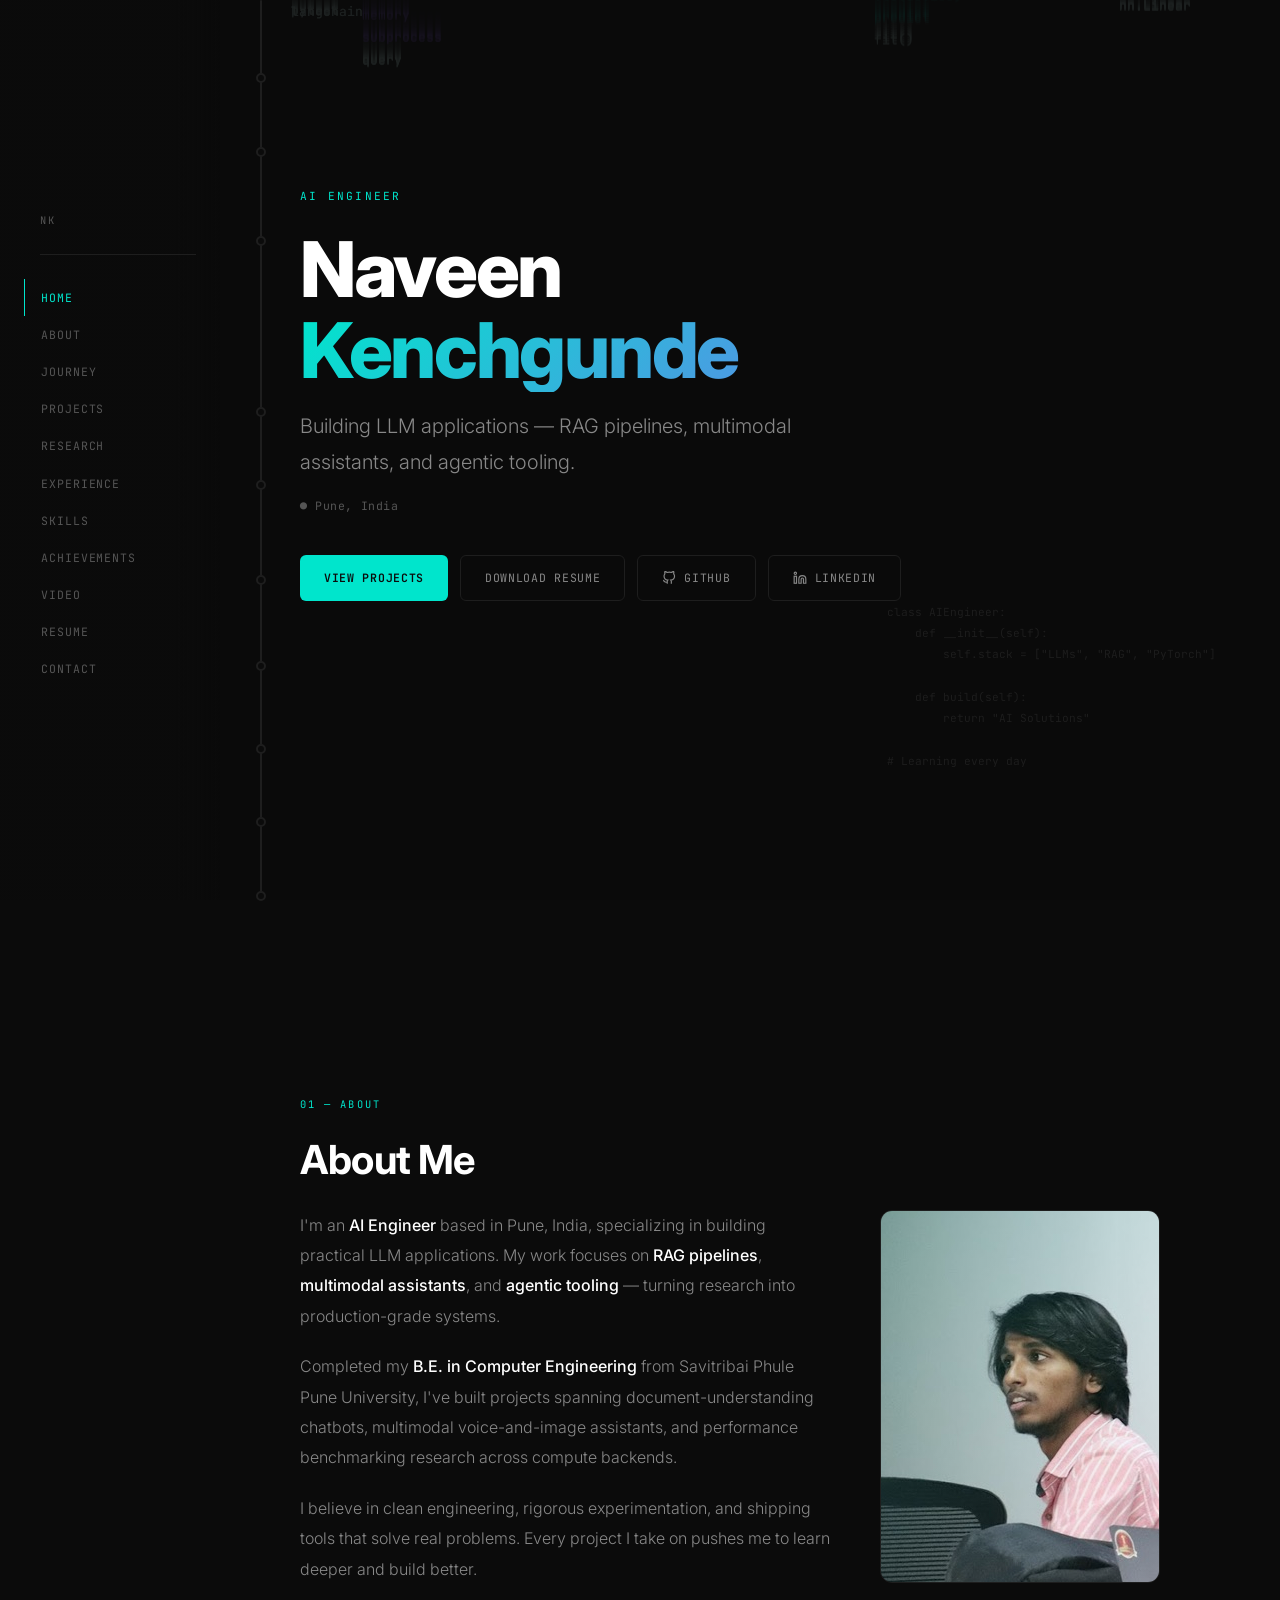
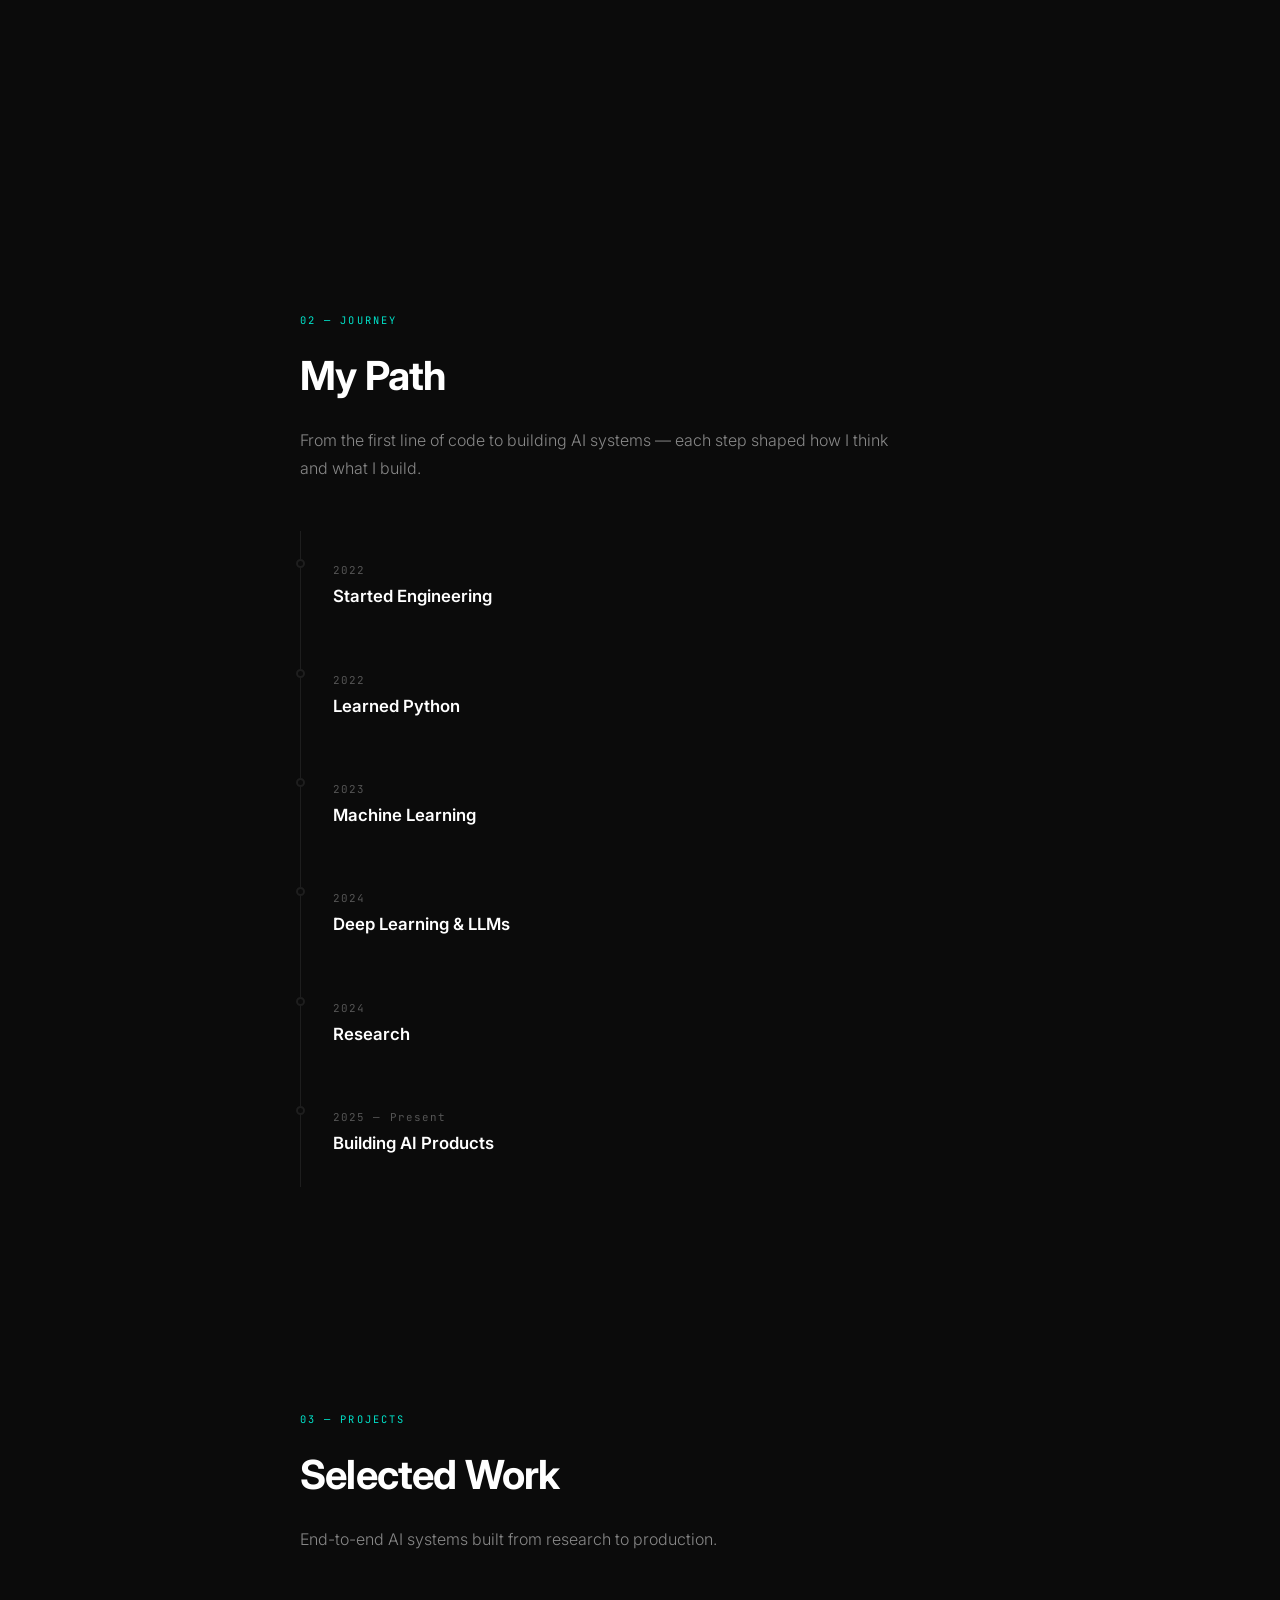
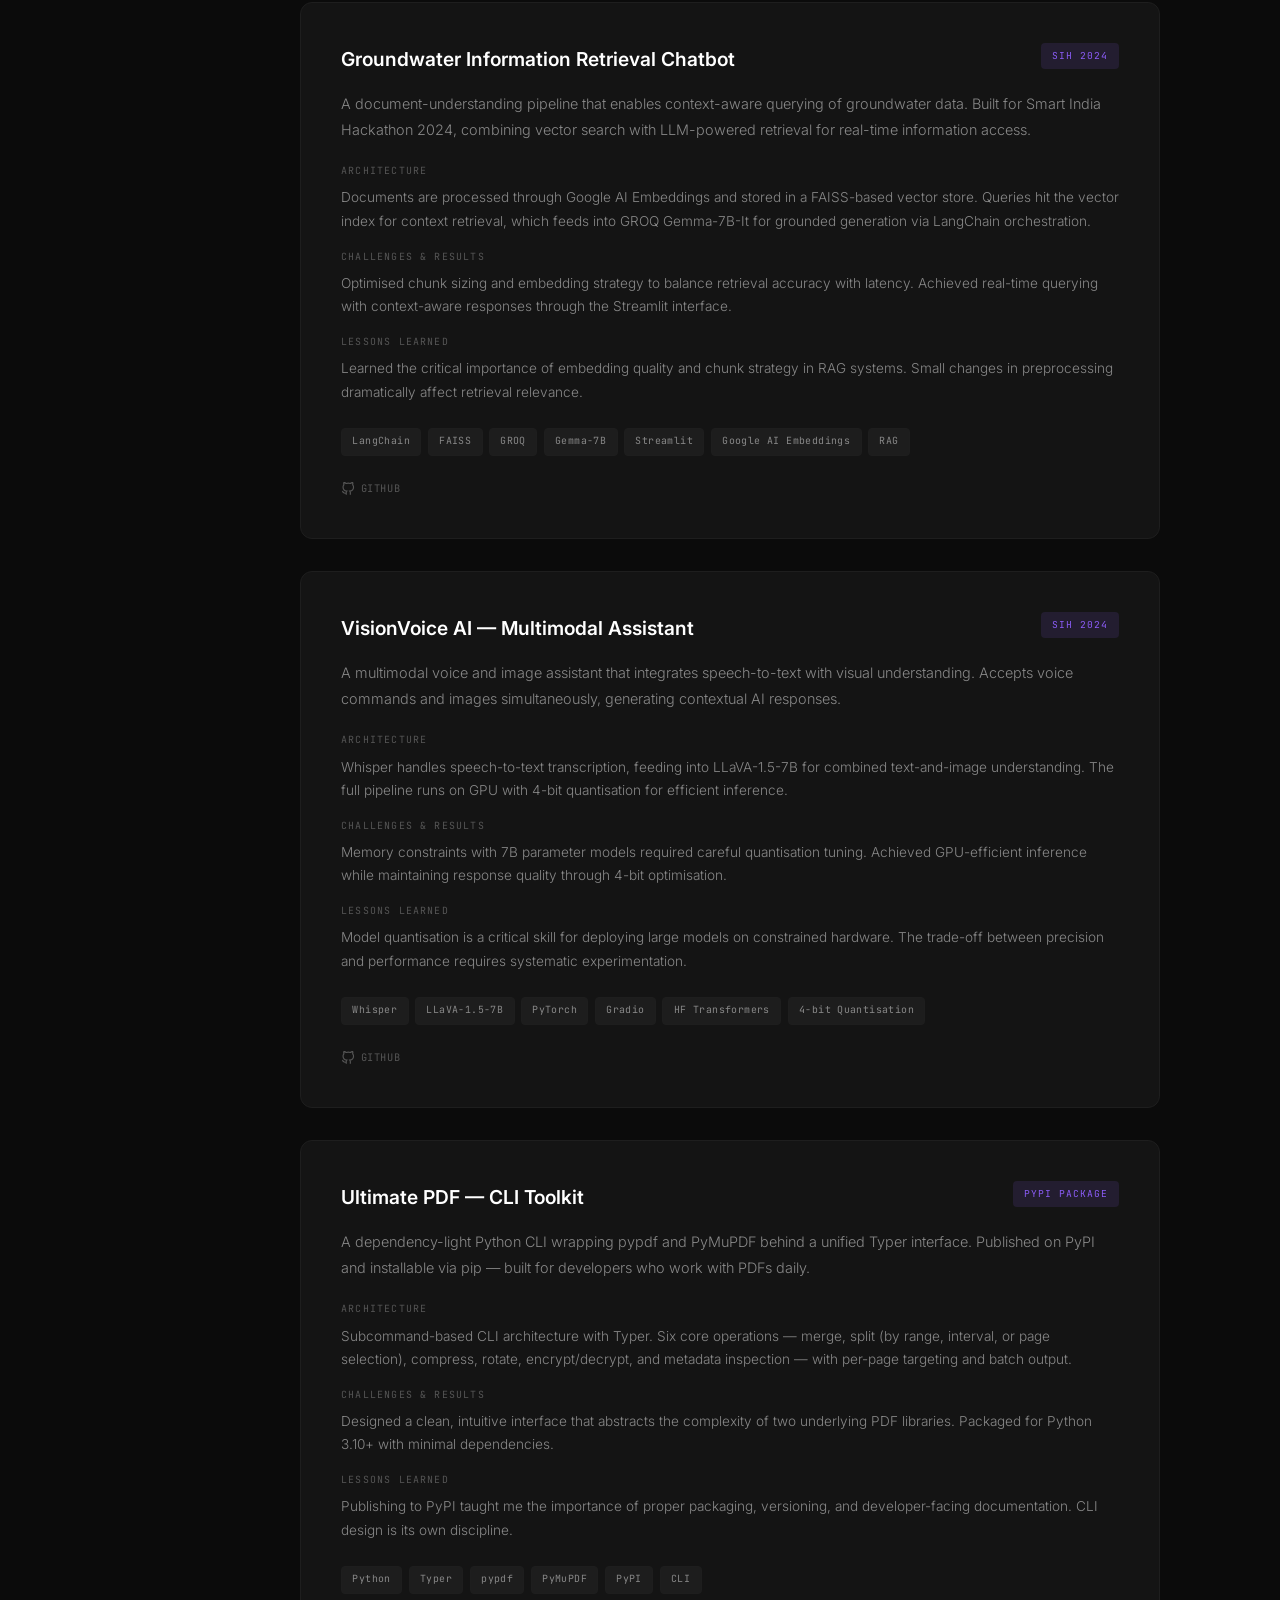
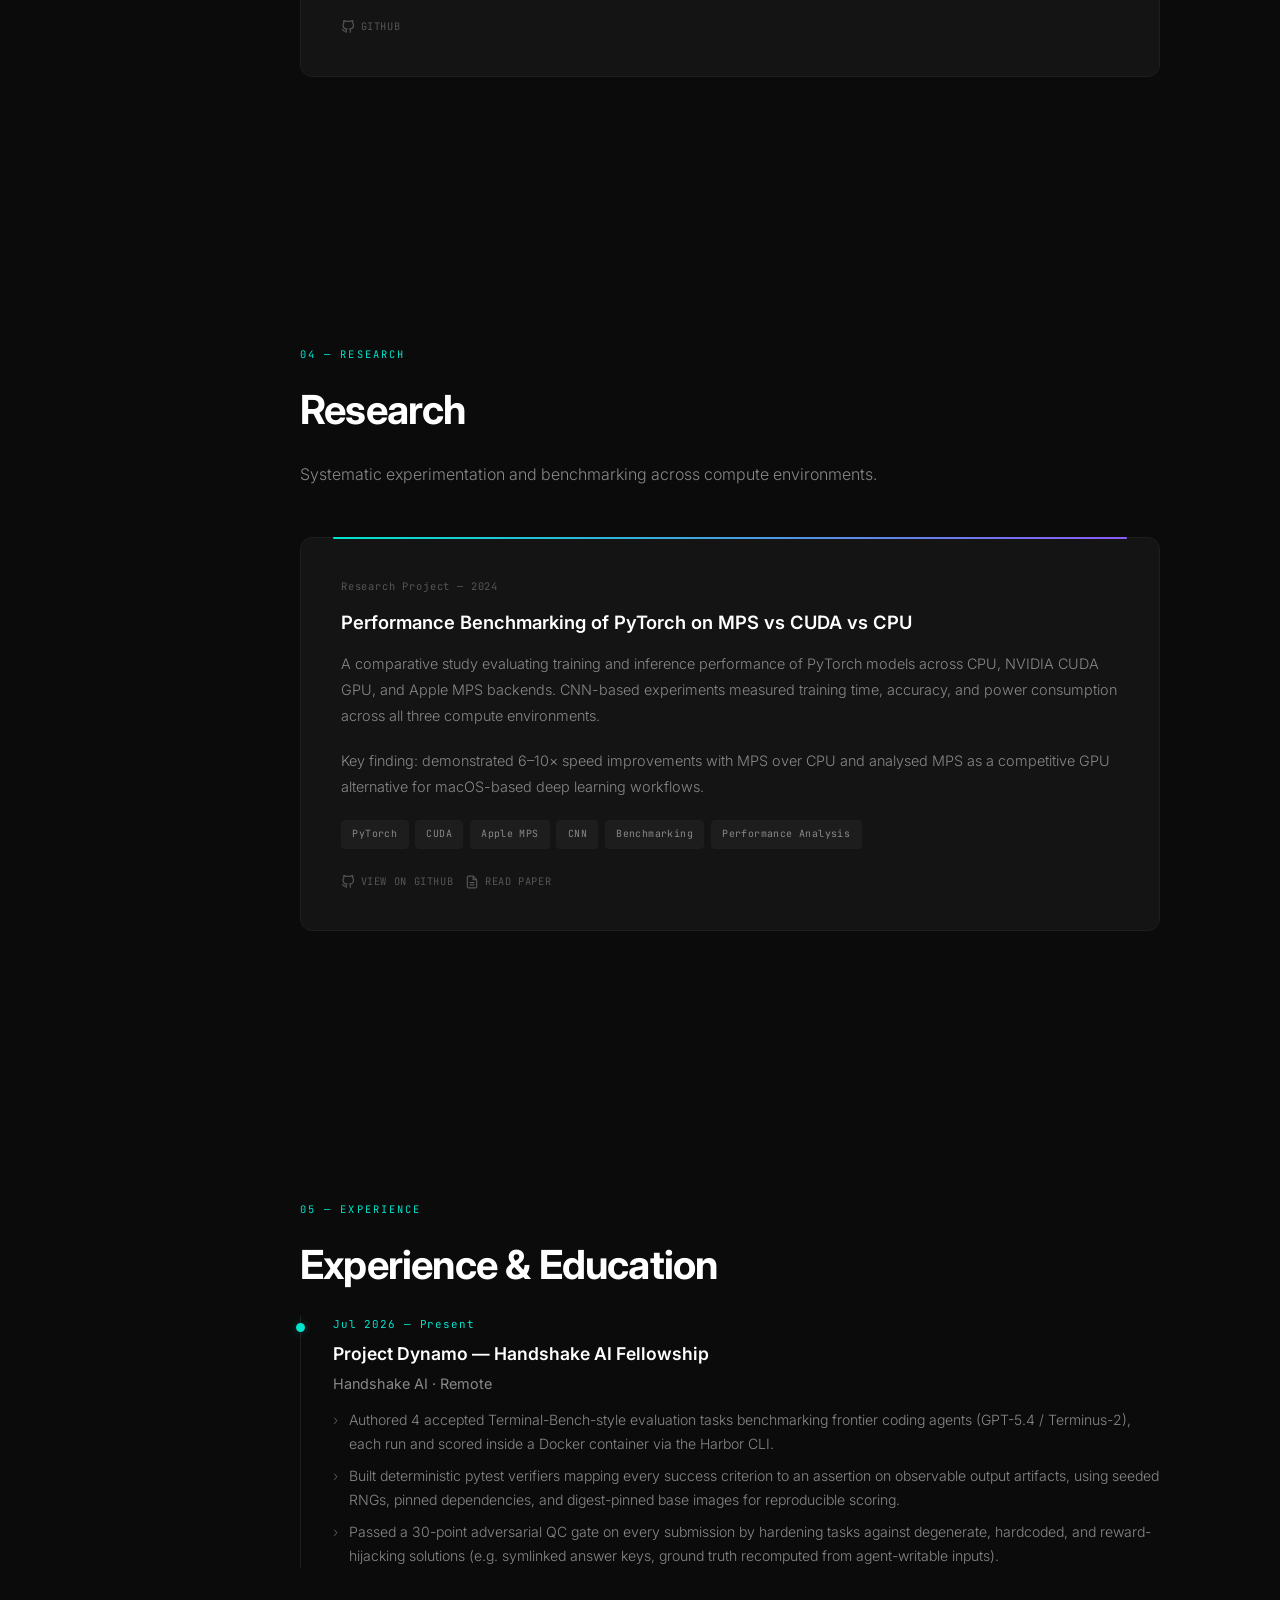
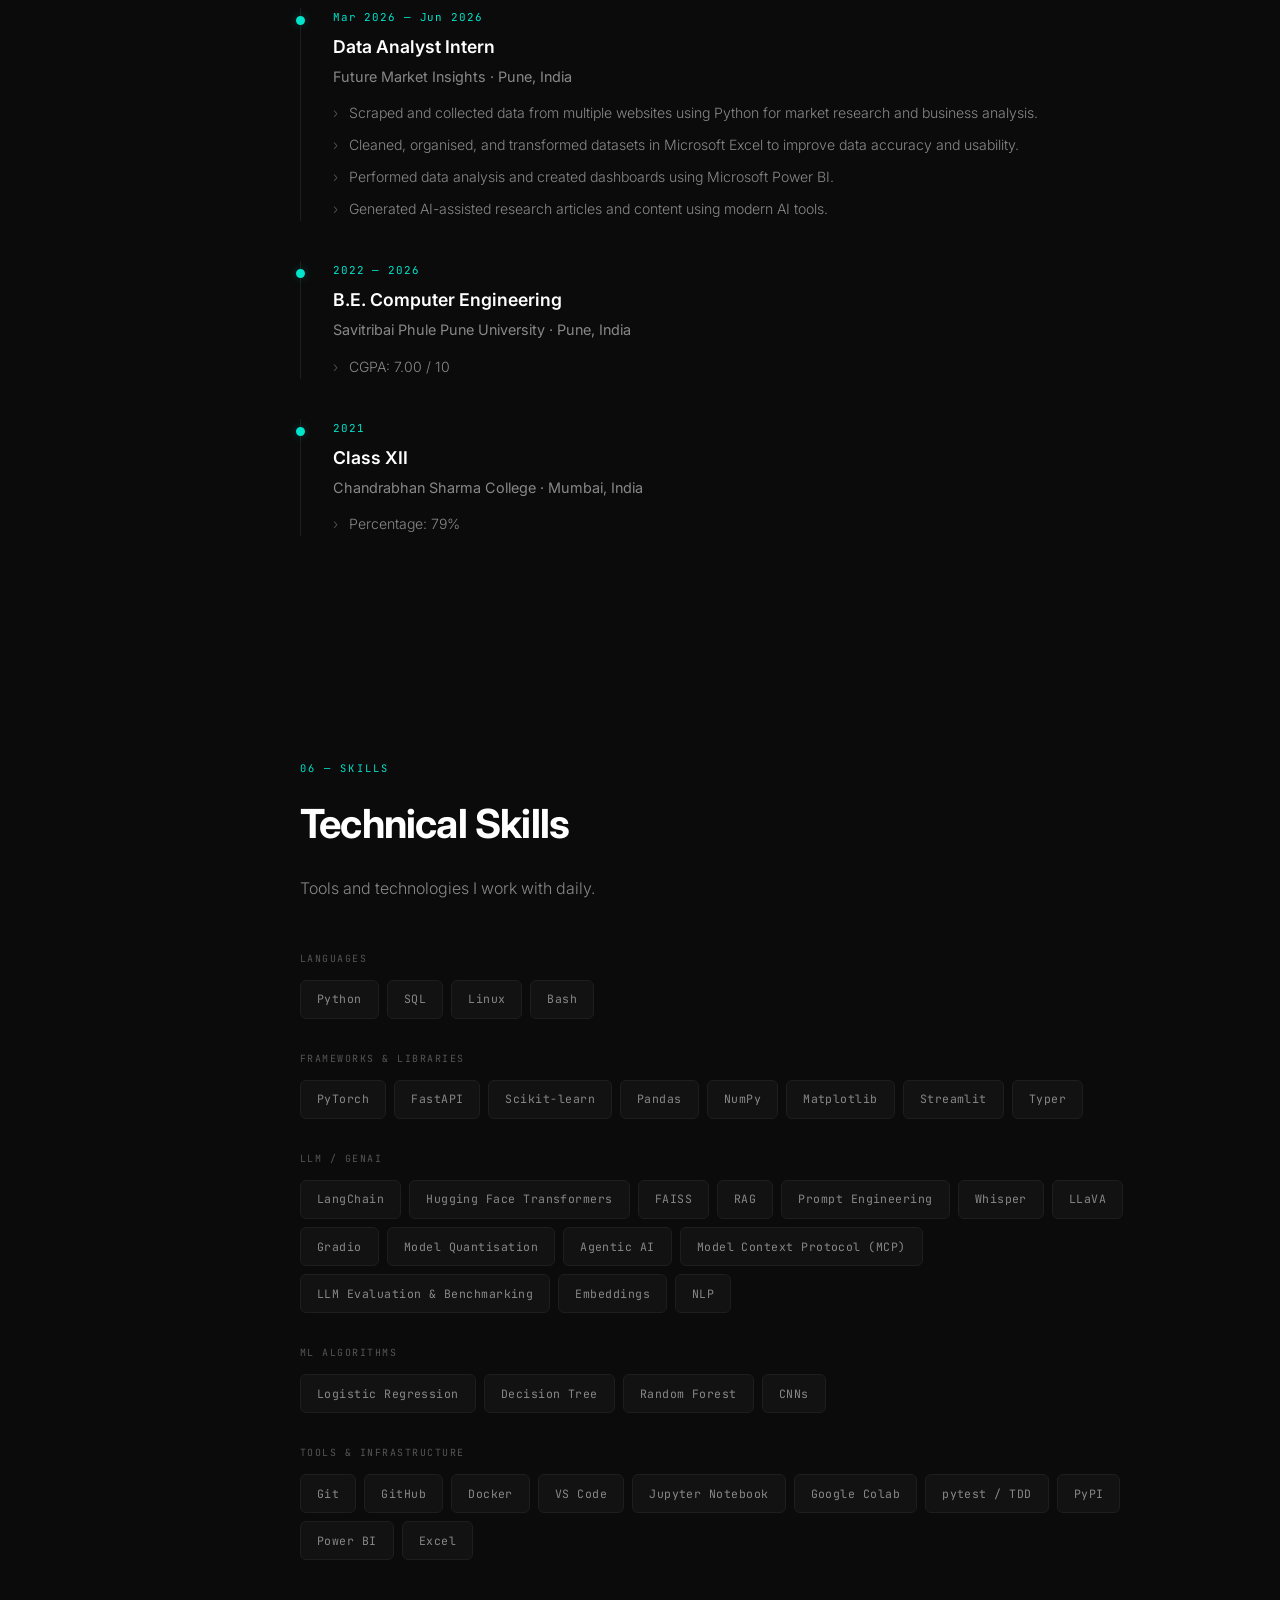
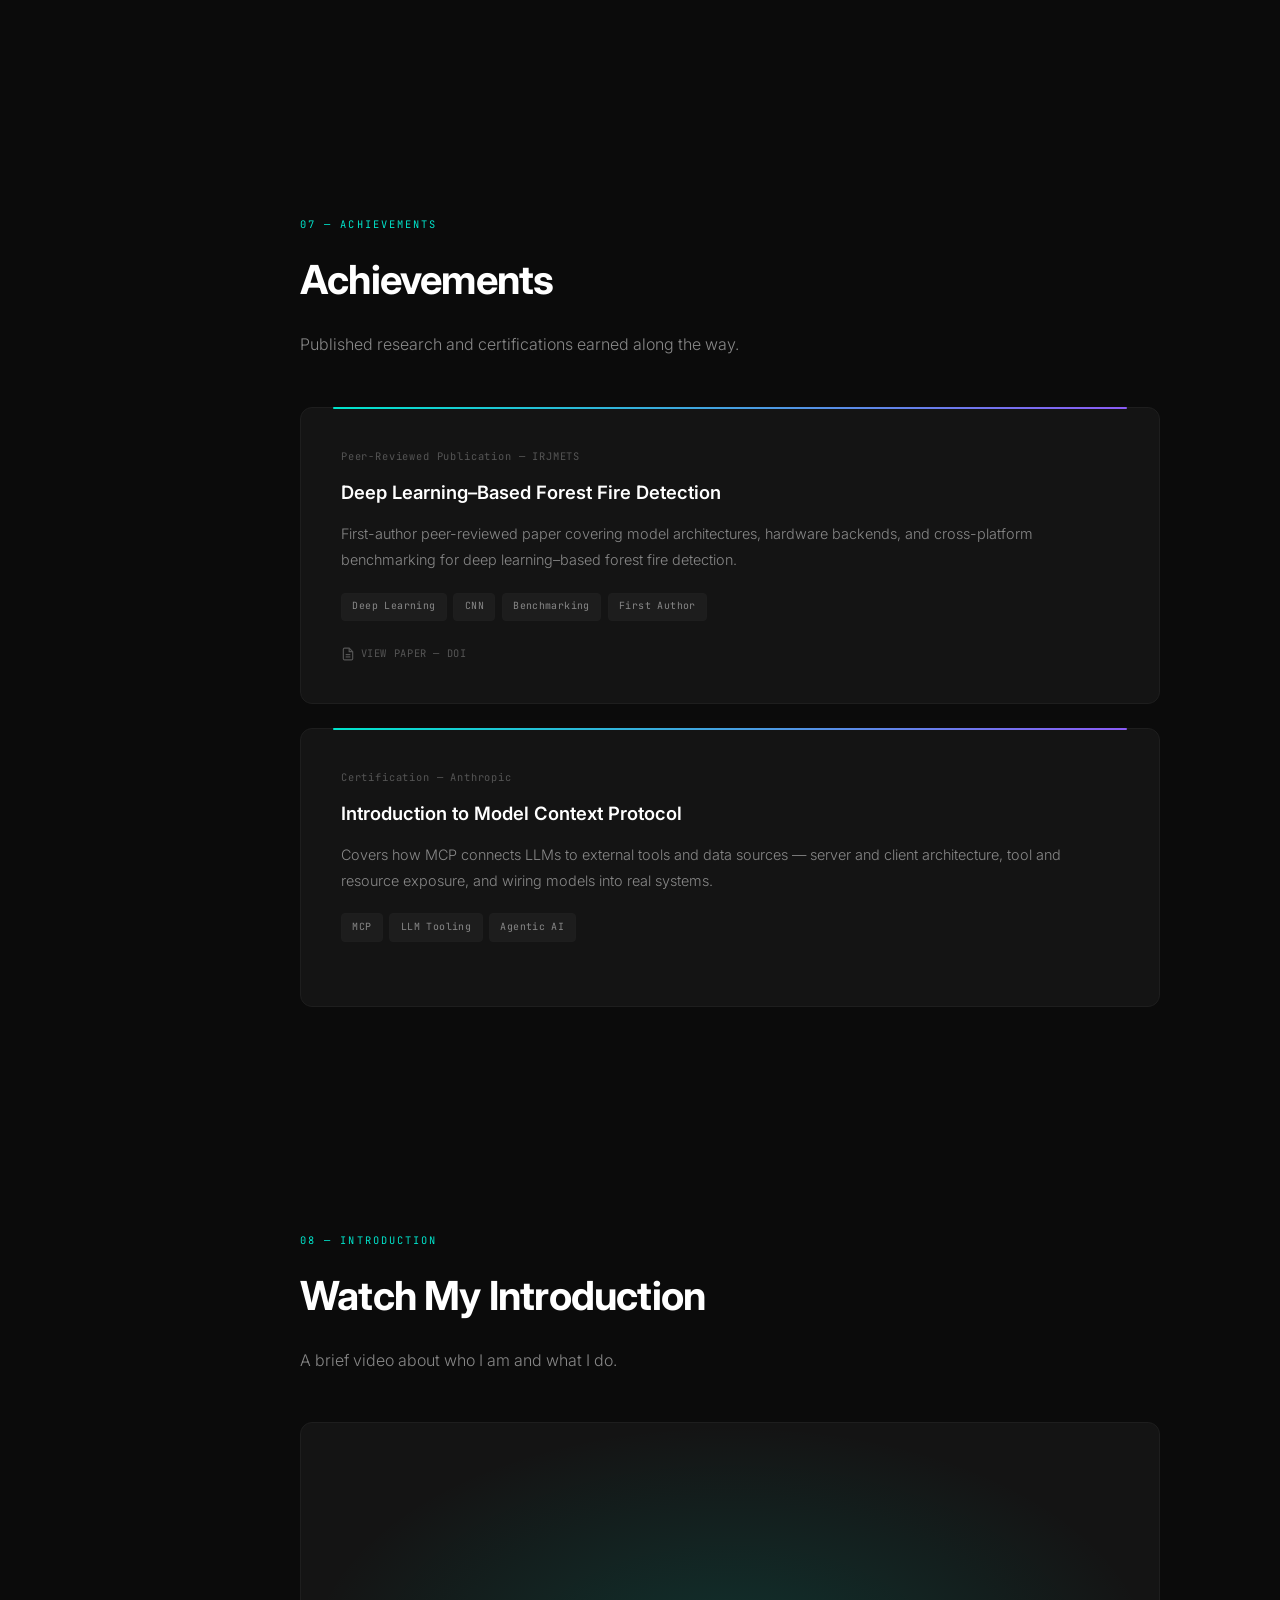
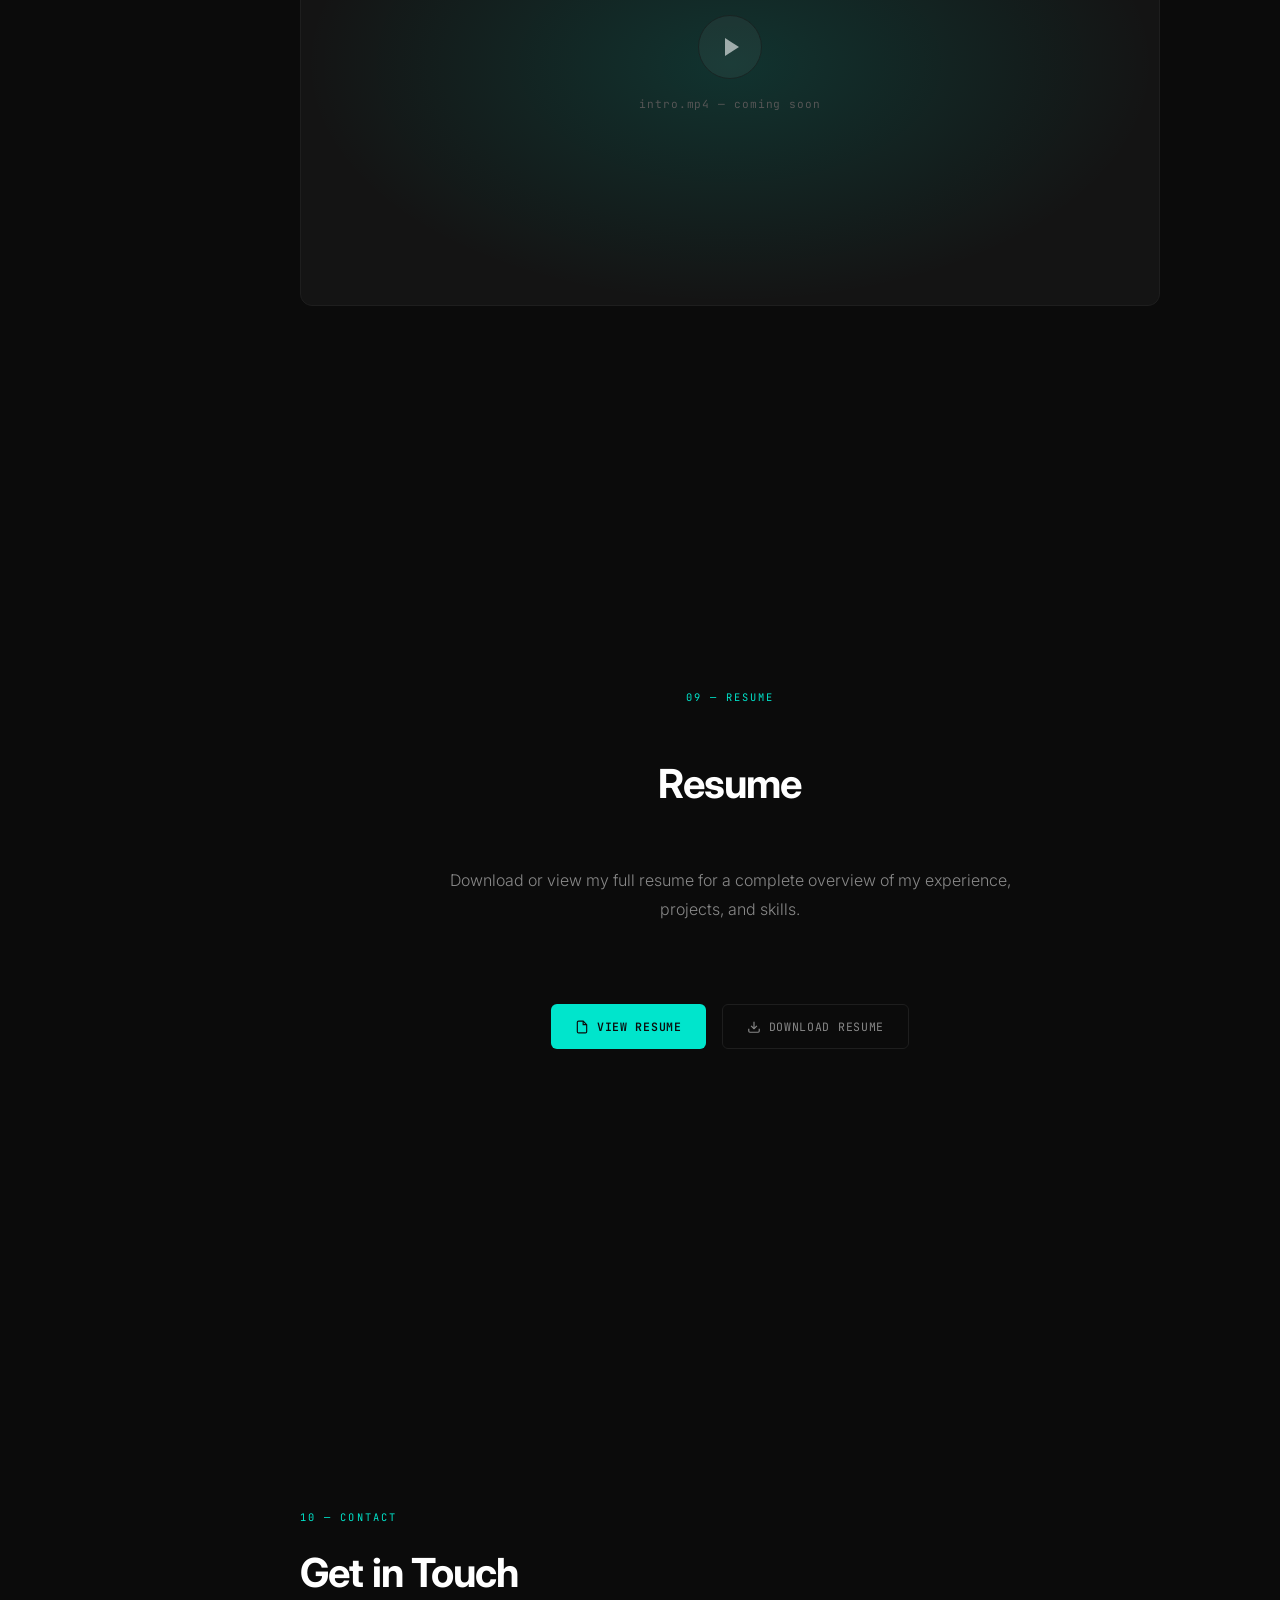
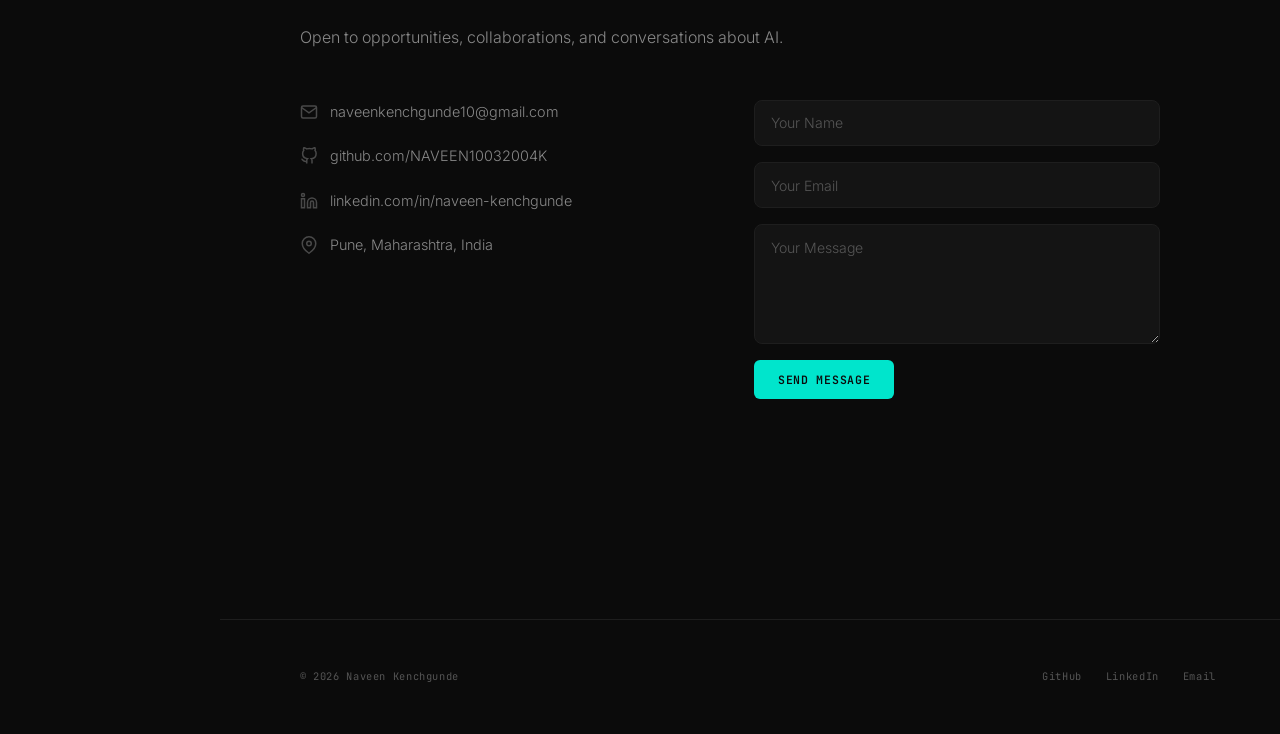
<file: index.html>
<!DOCTYPE html>
<html lang="en">
<head>
<meta charset="UTF-8">
<meta name="viewport" content="width=device-width, initial-scale=1.0">
<title>Naveen Kenchgunde — AI Engineer</title>
<meta name="description" content="AI Engineer building LLM applications — RAG pipelines, multimodal assistants, and agentic tooling.">
<link rel="preconnect" href="https://fonts.googleapis.com">
<link href="https://fonts.googleapis.com/css2?family=Inter:wght@300;400;500;600;700;800;900&family=JetBrains+Mono:wght@300;400;500;600;700&display=swap" rel="stylesheet">
<link rel="stylesheet" href="style.css">
</head>
<body>

<!-- PYTHON CODE RAIN CANVAS -->
<canvas id="codeRain" aria-hidden="true"></canvas>

<!-- LEFT NAV -->
<nav class="left-nav" aria-label="Section navigation">
  <div class="nav-logo">NK</div>
  <a href="#hero" class="active" data-nav>Home</a>
  <a href="#about" data-nav>About</a>
  <a href="#journey" data-nav>Journey</a>
  <a href="#projects" data-nav>Projects</a>
  <a href="#research" data-nav>Research</a>
  <a href="#experience" data-nav>Experience</a>
  <a href="#skills" data-nav>Skills</a>
  <a href="#achievements" data-nav>Achievements</a>
  <a href="#video" data-nav>Video</a>
  <a href="#resume" data-nav>Resume</a>
  <a href="#contact" data-nav>Contact</a>
</nav>

<!-- MOBILE NAV -->
<nav class="mobile-nav" aria-label="Mobile navigation">
  <div class="mobile-nav-inner">
    <a href="#hero" class="active" data-nav-m>Home</a>
    <a href="#about" data-nav-m>About</a>
    <a href="#journey" data-nav-m>Journey</a>
    <a href="#projects" data-nav-m>Projects</a>
    <a href="#research" data-nav-m>Research</a>
    <a href="#experience" data-nav-m>Experience</a>
    <a href="#skills" data-nav-m>Skills</a>
    <a href="#achievements" data-nav-m>Achievements</a>
    <a href="#video" data-nav-m>Video</a>
    <a href="#resume" data-nav-m>Resume</a>
    <a href="#contact" data-nav-m>Contact</a>
  </div>
</nav>

<!-- TIMELINE SPINE -->
<div class="timeline-spine">
  <div class="timeline-bg"></div>
  <div class="timeline-fill" id="timelineFill"></div>
</div>

<main class="main">

<!-- HERO -->
<section class="section hero" id="hero">
  <div class="section-inner">
    <div class="hero-eyebrow">AI Engineer</div>
    <h1>Naveen<br><span>Kenchgunde</span></h1>
    <p class="hero-subtitle">Building LLM applications — RAG pipelines, multimodal assistants, and agentic tooling.</p>
    <p class="hero-location">&#9679; Pune, India</p>
    <div class="hero-btns">
      <a href="#projects" class="btn btn-primary">View Projects</a>
      <a href="#resume" class="btn btn-outline">Download Resume</a>
      <a href="https://github.com/NAVEEN10032004K" target="_blank" rel="noopener" class="btn btn-outline">
        <svg width="14" height="14" viewBox="0 0 24 24" fill="none" stroke="currentColor" stroke-width="2"><path d="M9 19c-5 1.5-5-2.5-7-3m14 6v-3.87a3.37 3.37 0 0 0-.94-2.61c3.14-.35 6.44-1.54 6.44-7A5.44 5.44 0 0 0 20 4.77 5.07 5.07 0 0 0 19.91 1S18.73.65 16 2.48a13.38 13.38 0 0 0-7 0C6.27.65 5.09 1 5.09 1A5.07 5.07 0 0 0 5 4.77a5.44 5.44 0 0 0-1.5 3.78c0 5.42 3.3 6.61 6.44 7A3.37 3.37 0 0 0 9 18.13V22"/></svg>
        GitHub
      </a>
      <a href="https://www.linkedin.com/in/naveen-kenchgunde/" target="_blank" rel="noopener" class="btn btn-outline">
        <svg width="14" height="14" viewBox="0 0 24 24" fill="none" stroke="currentColor" stroke-width="2"><path d="M16 8a6 6 0 0 1 6 6v7h-4v-7a2 2 0 0 0-2-2 2 2 0 0 0-2 2v7h-4v-7a6 6 0 0 1 6-6z"/><rect x="2" y="9" width="4" height="12"/><circle cx="4" cy="4" r="2"/></svg>
        LinkedIn
      </a>
    </div>
  </div>
  <div class="hero-code" aria-hidden="true">class AIEngineer:
    def __init__(self):
        self.stack = ["LLMs", "RAG", "PyTorch"]

    def build(self):
        return "AI Solutions"

# Learning every day</div>
</section>

<!-- ABOUT -->
<section class="section" id="about" data-section>
  <div class="section-inner">
    <div class="section-label">01 — About</div>
    <h2 class="section-title">About Me</h2>
    <div class="about-grid">
      <div class="about-text">
        <p>I'm an <strong>AI Engineer</strong> based in Pune, India, specializing in building practical LLM applications. My work focuses on <strong>RAG pipelines</strong>, <strong>multimodal assistants</strong>, and <strong>agentic tooling</strong> — turning research into production-grade systems.</p>
        <p>Completed my <strong>B.E. in Computer Engineering</strong> from Savitribai Phule Pune University, I've built projects spanning document-understanding chatbots, multimodal voice-and-image assistants, and performance benchmarking research across compute backends.</p>
        <p>I believe in clean engineering, rigorous experimentation, and shipping tools that solve real problems. Every project I take on pushes me to learn deeper and build better.</p>
      </div>
      <div class="about-photo">
        <img src="assets/photo2.jpeg" alt="Profile Photo">
      </div>
    </div>
  </div>
</section>

<!-- JOURNEY -->
<section class="section" id="journey" data-section>
  <div class="section-inner">
    <div class="section-label">02 — Journey</div>
    <h2 class="section-title">My Path</h2>
    <p class="section-desc">From the first line of code to building AI systems — each step shaped how I think and what I build.</p>
    <div class="journey-list">
      <div class="journey-item" onclick="toggleJourney(this)">
        <span class="journey-year">2022</span>
        <div class="journey-title">Started Engineering</div>
        <p class="journey-desc">Began B.E. in Computer Engineering at Savitribai Phule Pune University. The foundation of everything that followed.</p>
      </div>
      <div class="journey-item" onclick="toggleJourney(this)">
        <span class="journey-year">2022</span>
        <div class="journey-title">Learned Python</div>
        <p class="journey-desc">Python became my primary language — scripting, automation, data processing. The gateway to everything ML.</p>
      </div>
      <div class="journey-item" onclick="toggleJourney(this)">
        <span class="journey-year">2023</span>
        <div class="journey-title">Machine Learning</div>
        <p class="journey-desc">Dove into classical ML — Logistic Regression, Decision Trees, Random Forests. Built intuition for data-driven problem solving with Scikit-learn, Pandas, and NumPy.</p>
      </div>
      <div class="journey-item" onclick="toggleJourney(this)">
        <span class="journey-year">2024</span>
        <div class="journey-title">Deep Learning &amp; LLMs</div>
        <p class="journey-desc">Moved into PyTorch, Transformers, and large language models. Built RAG pipelines with LangChain and FAISS, optimised inference with quantisation techniques.</p>
      </div>
      <div class="journey-item" onclick="toggleJourney(this)">
        <span class="journey-year">2024</span>
        <div class="journey-title">Research</div>
        <p class="journey-desc">Conducted comparative benchmarking of PyTorch across CPU, CUDA, and Apple MPS backends. Published findings demonstrating 6–10× speed improvements.</p>
      </div>
      <div class="journey-item" onclick="toggleJourney(this)">
        <span class="journey-year">2025 — Present</span>
        <div class="journey-title">Building AI Products</div>
        <p class="journey-desc">Shipping real tools — CLI utilities on PyPI, multimodal assistants, document intelligence systems. Focused on production-grade engineering.</p>
      </div>
    </div>
  </div>
</section>

<!-- PROJECTS -->
<section class="section" id="projects" data-section>
  <div class="section-inner">
    <div class="section-label">03 — Projects</div>
    <h2 class="section-title">Selected Work</h2>
    <p class="section-desc">End-to-end AI systems built from research to production.</p>
    <div class="projects-grid">

      <!-- Project 1 -->
      <article class="project-card">
        <div class="project-header">
          <h3 class="project-title">Groundwater Information Retrieval Chatbot</h3>
          <span class="project-badge">SIH 2024</span>
        </div>
        <p class="project-desc">A document-understanding pipeline that enables context-aware querying of groundwater data. Built for Smart India Hackathon 2024, combining vector search with LLM-powered retrieval for real-time information access.</p>
        <div class="project-details">
          <div class="project-detail-section">
            <div class="project-detail-label">Architecture</div>
            <p class="project-detail-text">Documents are processed through Google AI Embeddings and stored in a FAISS-based vector store. Queries hit the vector index for context retrieval, which feeds into GROQ Gemma-7B-It for grounded generation via LangChain orchestration.</p>
          </div>
          <div class="project-detail-section">
            <div class="project-detail-label">Challenges &amp; Results</div>
            <p class="project-detail-text">Optimised chunk sizing and embedding strategy to balance retrieval accuracy with latency. Achieved real-time querying with context-aware responses through the Streamlit interface.</p>
          </div>
          <div class="project-detail-section">
            <div class="project-detail-label">Lessons Learned</div>
            <p class="project-detail-text">Learned the critical importance of embedding quality and chunk strategy in RAG systems. Small changes in preprocessing dramatically affect retrieval relevance.</p>
          </div>
        </div>
        <div class="project-tags">
          <span class="tag">LangChain</span><span class="tag">FAISS</span><span class="tag">GROQ</span><span class="tag">Gemma-7B</span><span class="tag">Streamlit</span><span class="tag">Google AI Embeddings</span><span class="tag">RAG</span>
        </div>
        <div class="project-links">
          <a href="https://github.com/NAVEEN10032004K" target="_blank" rel="noopener" class="project-link">
            <svg viewBox="0 0 24 24" fill="none" stroke="currentColor" stroke-width="2"><path d="M9 19c-5 1.5-5-2.5-7-3m14 6v-3.87a3.37 3.37 0 0 0-.94-2.61c3.14-.35 6.44-1.54 6.44-7A5.44 5.44 0 0 0 20 4.77 5.07 5.07 0 0 0 19.91 1S18.73.65 16 2.48a13.38 13.38 0 0 0-7 0C6.27.65 5.09 1 5.09 1A5.07 5.07 0 0 0 5 4.77a5.44 5.44 0 0 0-1.5 3.78c0 5.42 3.3 6.61 6.44 7A3.37 3.37 0 0 0 9 18.13V22"/></svg>
            GitHub
          </a>
        </div>
      </article>

      <!-- Project 2 -->
      <article class="project-card">
        <div class="project-header">
          <h3 class="project-title">VisionVoice AI — Multimodal Assistant</h3>
          <span class="project-badge">SIH 2024</span>
        </div>
        <p class="project-desc">A multimodal voice and image assistant that integrates speech-to-text with visual understanding. Accepts voice commands and images simultaneously, generating contextual AI responses.</p>
        <div class="project-details">
          <div class="project-detail-section">
            <div class="project-detail-label">Architecture</div>
            <p class="project-detail-text">Whisper handles speech-to-text transcription, feeding into LLaVA-1.5-7B for combined text-and-image understanding. The full pipeline runs on GPU with 4-bit quantisation for efficient inference.</p>
          </div>
          <div class="project-detail-section">
            <div class="project-detail-label">Challenges &amp; Results</div>
            <p class="project-detail-text">Memory constraints with 7B parameter models required careful quantisation tuning. Achieved GPU-efficient inference while maintaining response quality through 4-bit optimisation.</p>
          </div>
          <div class="project-detail-section">
            <div class="project-detail-label">Lessons Learned</div>
            <p class="project-detail-text">Model quantisation is a critical skill for deploying large models on constrained hardware. The trade-off between precision and performance requires systematic experimentation.</p>
          </div>
        </div>
        <div class="project-tags">
          <span class="tag">Whisper</span><span class="tag">LLaVA-1.5-7B</span><span class="tag">PyTorch</span><span class="tag">Gradio</span><span class="tag">HF Transformers</span><span class="tag">4-bit Quantisation</span>
        </div>
        <div class="project-links">
          <a href="https://github.com/NAVEEN10032004K" target="_blank" rel="noopener" class="project-link">
            <svg viewBox="0 0 24 24" fill="none" stroke="currentColor" stroke-width="2"><path d="M9 19c-5 1.5-5-2.5-7-3m14 6v-3.87a3.37 3.37 0 0 0-.94-2.61c3.14-.35 6.44-1.54 6.44-7A5.44 5.44 0 0 0 20 4.77 5.07 5.07 0 0 0 19.91 1S18.73.65 16 2.48a13.38 13.38 0 0 0-7 0C6.27.65 5.09 1 5.09 1A5.07 5.07 0 0 0 5 4.77a5.44 5.44 0 0 0-1.5 3.78c0 5.42 3.3 6.61 6.44 7A3.37 3.37 0 0 0 9 18.13V22"/></svg>
            GitHub
          </a>
        </div>
      </article>

      <!-- Project 3 -->
      <article class="project-card">
        <div class="project-header">
          <h3 class="project-title">Ultimate PDF — CLI Toolkit</h3>
          <span class="project-badge">PyPI Package</span>
        </div>
        <p class="project-desc">A dependency-light Python CLI wrapping pypdf and PyMuPDF behind a unified Typer interface. Published on PyPI and installable via pip — built for developers who work with PDFs daily.</p>
        <div class="project-details">
          <div class="project-detail-section">
            <div class="project-detail-label">Architecture</div>
            <p class="project-detail-text">Subcommand-based CLI architecture with Typer. Six core operations — merge, split (by range, interval, or page selection), compress, rotate, encrypt/decrypt, and metadata inspection — with per-page targeting and batch output.</p>
          </div>
          <div class="project-detail-section">
            <div class="project-detail-label">Challenges &amp; Results</div>
            <p class="project-detail-text">Designed a clean, intuitive interface that abstracts the complexity of two underlying PDF libraries. Packaged for Python 3.10+ with minimal dependencies.</p>
          </div>
          <div class="project-detail-section">
            <div class="project-detail-label">Lessons Learned</div>
            <p class="project-detail-text">Publishing to PyPI taught me the importance of proper packaging, versioning, and developer-facing documentation. CLI design is its own discipline.</p>
          </div>
        </div>
        <div class="project-tags">
          <span class="tag">Python</span><span class="tag">Typer</span><span class="tag">pypdf</span><span class="tag">PyMuPDF</span><span class="tag">PyPI</span><span class="tag">CLI</span>
        </div>
        <div class="project-links">
          <a href="https://github.com/NAVEEN10032004K" target="_blank" rel="noopener" class="project-link">
            <svg viewBox="0 0 24 24" fill="none" stroke="currentColor" stroke-width="2"><path d="M9 19c-5 1.5-5-2.5-7-3m14 6v-3.87a3.37 3.37 0 0 0-.94-2.61c3.14-.35 6.44-1.54 6.44-7A5.44 5.44 0 0 0 20 4.77 5.07 5.07 0 0 0 19.91 1S18.73.65 16 2.48a13.38 13.38 0 0 0-7 0C6.27.65 5.09 1 5.09 1A5.07 5.07 0 0 0 5 4.77a5.44 5.44 0 0 0-1.5 3.78c0 5.42 3.3 6.61 6.44 7A3.37 3.37 0 0 0 9 18.13V22"/></svg>
            GitHub
          </a>
        </div>
      </article>

    </div>
  </div>
</section>

<!-- RESEARCH -->
<section class="section" id="research" data-section>
  <div class="section-inner">
    <div class="section-label">04 — Research</div>
    <h2 class="section-title">Research</h2>
    <p class="section-desc">Systematic experimentation and benchmarking across compute environments.</p>
    <div class="research-card">
      <div class="research-meta">Research Project — 2024</div>
      <h3 class="research-title">Performance Benchmarking of PyTorch on MPS vs CUDA vs CPU</h3>
      <p class="research-desc">A comparative study evaluating training and inference performance of PyTorch models across CPU, NVIDIA CUDA GPU, and Apple MPS backends. CNN-based experiments measured training time, accuracy, and power consumption across all three compute environments.</p>
      <p class="research-desc">Key finding: demonstrated 6–10× speed improvements with MPS over CPU and analysed MPS as a competitive GPU alternative for macOS-based deep learning workflows.</p>
      <div class="project-tags">
        <span class="tag">PyTorch</span><span class="tag">CUDA</span><span class="tag">Apple MPS</span><span class="tag">CNN</span><span class="tag">Benchmarking</span><span class="tag">Performance Analysis</span>
      </div>
      <div class="project-links" style="margin-top:1rem">
        <a href="https://github.com/NAVEEN10032004K" target="_blank" rel="noopener" class="project-link">
          <svg viewBox="0 0 24 24" fill="none" stroke="currentColor" stroke-width="2"><path d="M9 19c-5 1.5-5-2.5-7-3m14 6v-3.87a3.37 3.37 0 0 0-.94-2.61c3.14-.35 6.44-1.54 6.44-7A5.44 5.44 0 0 0 20 4.77 5.07 5.07 0 0 0 19.91 1S18.73.65 16 2.48a13.38 13.38 0 0 0-7 0C6.27.65 5.09 1 5.09 1A5.07 5.07 0 0 0 5 4.77a5.44 5.44 0 0 0-1.5 3.78c0 5.42 3.3 6.61 6.44 7A3.37 3.37 0 0 0 9 18.13V22"/></svg>
          View on GitHub
        </a>
        <a href="https://doi.org/10.56726/IRJMETS101154" target="_blank" rel="noopener" class="project-link">
          <svg viewBox="0 0 24 24" fill="none" stroke="currentColor" stroke-width="2"><path d="M14 2H6a2 2 0 0 0-2 2v16a2 2 0 0 0 2 2h12a2 2 0 0 0 2-2V8z"/><polyline points="14 2 14 8 20 8"/><line x1="16" y1="13" x2="8" y2="13"/><line x1="16" y1="17" x2="8" y2="17"/></svg>
          Read Paper
        </a>
      </div>
    </div>
  </div>
</section>

<!-- EXPERIENCE -->
<section class="section" id="experience" data-section>
  <div class="section-inner">
    <div class="section-label">05 — Experience</div>
    <h2 class="section-title">Experience &amp; Education</h2>
    <div class="exp-list">

      <div class="exp-item">
        <div class="exp-period">Jul 2026 — Present</div>
        <div class="exp-role">Project Dynamo — Handshake AI Fellowship</div>
        <div class="exp-company">Handshake AI · Remote</div>
        <ul class="exp-bullets">
          <li>Authored 4 accepted Terminal-Bench-style evaluation tasks benchmarking frontier coding agents (GPT-5.4 / Terminus-2), each run and scored inside a Docker container via the Harbor CLI.</li>
          <li>Built deterministic pytest verifiers mapping every success criterion to an assertion on observable output artifacts, using seeded RNGs, pinned dependencies, and digest-pinned base images for reproducible scoring.</li>
          <li>Passed a 30-point adversarial QC gate on every submission by hardening tasks against degenerate, hardcoded, and reward-hijacking solutions (e.g. symlinked answer keys, ground truth recomputed from agent-writable inputs).</li>
        </ul>
      </div>

      <div class="exp-item">
        <div class="exp-period">Mar 2026 — Jun 2026</div>
        <div class="exp-role">Data Analyst Intern</div>
        <div class="exp-company">Future Market Insights · Pune, India</div>
        <ul class="exp-bullets">
          <li>Scraped and collected data from multiple websites using Python for market research and business analysis.</li>
          <li>Cleaned, organised, and transformed datasets in Microsoft Excel to improve data accuracy and usability.</li>
          <li>Performed data analysis and created dashboards using Microsoft Power BI.</li>
          <li>Generated AI-assisted research articles and content using modern AI tools.</li>
        </ul>
      </div>

      <div class="exp-item">
        <div class="exp-period">2022 — 2026</div>
        <div class="exp-role">B.E. Computer Engineering</div>
        <div class="exp-company">Savitribai Phule Pune University · Pune, India</div>
        <ul class="exp-bullets">
          <li>CGPA: 7.00 / 10</li>
        </ul>
      </div>

      <div class="exp-item">
        <div class="exp-period">2021</div>
        <div class="exp-role">Class XII</div>
        <div class="exp-company">Chandrabhan Sharma College · Mumbai, India</div>
        <ul class="exp-bullets">
          <li>Percentage: 79%</li>
        </ul>
      </div>

    </div>
  </div>
</section>

<!-- SKILLS -->
<section class="section" id="skills" data-section>
  <div class="section-inner">
    <div class="section-label">06 — Skills</div>
    <h2 class="section-title">Technical Skills</h2>
    <p class="section-desc">Tools and technologies I work with daily.</p>

    <div class="skills-category">
      <div class="skills-category-label">Languages</div>
      <div class="skills-grid">
        <span class="skill-tag">Python</span>
        <span class="skill-tag">SQL</span>
        <span class="skill-tag">Linux</span>
        <span class="skill-tag">Bash</span>
      </div>
    </div>

    <div class="skills-category">
      <div class="skills-category-label">Frameworks &amp; Libraries</div>
      <div class="skills-grid">
        <span class="skill-tag">PyTorch</span>
        <span class="skill-tag">FastAPI</span>
        <span class="skill-tag">Scikit-learn</span>
        <span class="skill-tag">Pandas</span>
        <span class="skill-tag">NumPy</span>
        <span class="skill-tag">Matplotlib</span>
        <span class="skill-tag">Streamlit</span>
        <span class="skill-tag">Typer</span>
      </div>
    </div>

    <div class="skills-category">
      <div class="skills-category-label">LLM / GenAI</div>
      <div class="skills-grid">
        <span class="skill-tag">LangChain</span>
        <span class="skill-tag">Hugging Face Transformers</span>
        <span class="skill-tag">FAISS</span>
        <span class="skill-tag">RAG</span>
        <span class="skill-tag">Prompt Engineering</span>
        <span class="skill-tag">Whisper</span>
        <span class="skill-tag">LLaVA</span>
        <span class="skill-tag">Gradio</span>
        <span class="skill-tag">Model Quantisation</span>
        <span class="skill-tag">Agentic AI</span>
        <span class="skill-tag">Model Context Protocol (MCP)</span>
        <span class="skill-tag">LLM Evaluation &amp; Benchmarking</span>
        <span class="skill-tag">Embeddings</span>
        <span class="skill-tag">NLP</span>
      </div>
    </div>

    <div class="skills-category">
      <div class="skills-category-label">ML Algorithms</div>
      <div class="skills-grid">
        <span class="skill-tag">Logistic Regression</span>
        <span class="skill-tag">Decision Tree</span>
        <span class="skill-tag">Random Forest</span>
        <span class="skill-tag">CNNs</span>
      </div>
    </div>

    <div class="skills-category">
      <div class="skills-category-label">Tools &amp; Infrastructure</div>
      <div class="skills-grid">
        <span class="skill-tag">Git</span>
        <span class="skill-tag">GitHub</span>
        <span class="skill-tag">Docker</span>
        <span class="skill-tag">VS Code</span>
        <span class="skill-tag">Jupyter Notebook</span>
        <span class="skill-tag">Google Colab</span>
        <span class="skill-tag">pytest / TDD</span>
        <span class="skill-tag">PyPI</span>
        <span class="skill-tag">Power BI</span>
        <span class="skill-tag">Excel</span>
      </div>
    </div>
  </div>
</section>

<!-- ACHIEVEMENTS -->
<section class="section" id="achievements" data-section>
  <div class="section-inner">
    <div class="section-label">07 — Achievements</div>
    <h2 class="section-title">Achievements</h2>
    <p class="section-desc">Published research and certifications earned along the way.</p>
    <div style="display:flex;flex-direction:column;gap:1.5rem">

      <div class="research-card">
        <div class="research-meta">Peer-Reviewed Publication — IRJMETS</div>
        <h3 class="research-title">Deep Learning–Based Forest Fire Detection</h3>
        <p class="research-desc">First-author peer-reviewed paper covering model architectures, hardware backends, and cross-platform benchmarking for deep learning–based forest fire detection.</p>
        <div class="project-tags">
          <span class="tag">Deep Learning</span><span class="tag">CNN</span><span class="tag">Benchmarking</span><span class="tag">First Author</span>
        </div>
        <div class="project-links" style="margin-top:1rem">
          <a href="https://doi.org/10.56726/IRJMETS101154" target="_blank" rel="noopener" class="project-link">
            <svg viewBox="0 0 24 24" fill="none" stroke="currentColor" stroke-width="2"><path d="M14 2H6a2 2 0 0 0-2 2v16a2 2 0 0 0 2 2h12a2 2 0 0 0 2-2V8z"/><polyline points="14 2 14 8 20 8"/><line x1="16" y1="13" x2="8" y2="13"/><line x1="16" y1="17" x2="8" y2="17"/></svg>
            View Paper — DOI
          </a>
        </div>
      </div>

      <div class="research-card">
        <div class="research-meta">Certification — Anthropic</div>
        <h3 class="research-title">Introduction to Model Context Protocol</h3>
        <p class="research-desc">Covers how MCP connects LLMs to external tools and data sources — server and client architecture, tool and resource exposure, and wiring models into real systems.</p>
        <div class="project-tags">
          <span class="tag">MCP</span><span class="tag">LLM Tooling</span><span class="tag">Agentic AI</span>
        </div>
      </div>

    </div>
  </div>
</section>

<!-- VIDEO -->
<section class="section" id="video" data-section>
  <div class="section-inner">
    <div class="section-label">08 — Introduction</div>
    <h2 class="section-title">Watch My Introduction</h2>
    <p class="section-desc">A brief video about who I am and what I do.</p>
    <div class="video-placeholder">
      <button type="button" class="play-btn" aria-label="Intro video — coming soon" disabled>
        <svg viewBox="0 0 24 24"><polygon points="5,3 19,12 5,21"/></svg>
      </button>
      <span class="video-label">intro.mp4 — coming soon</span>
    </div>
  </div>
</section>

<!-- RESUME -->
<section class="section" id="resume" data-section>
  <div class="section-inner">
    <div class="resume-inner">
      <div class="section-label">09 — Resume</div>
      <h2 class="section-title">Resume</h2>
      <p class="section-desc" style="text-align:center;margin-left:auto;margin-right:auto">Download or view my full resume for a complete overview of my experience, projects, and skills.</p>
      <div class="resume-btns">
        <a href="assets/Naveen_Kenchgunde_Resume.pdf" target="_blank" rel="noopener" class="btn btn-primary">
          <svg width="14" height="14" viewBox="0 0 24 24" fill="none" stroke="currentColor" stroke-width="2"><path d="M14 2H6a2 2 0 0 0-2 2v16a2 2 0 0 0 2 2h12a2 2 0 0 0 2-2V8z"/><polyline points="14 2 14 8 20 8"/></svg>
          View Resume
        </a>
        <a href="assets/Naveen_Kenchgunde_Resume.pdf" download class="btn btn-outline">
          <svg width="14" height="14" viewBox="0 0 24 24" fill="none" stroke="currentColor" stroke-width="2"><path d="M21 15v4a2 2 0 0 1-2 2H5a2 2 0 0 1-2-2v-4"/><polyline points="7 10 12 15 17 10"/><line x1="12" y1="15" x2="12" y2="3"/></svg>
          Download Resume
        </a>
      </div>
    </div>
  </div>
</section>

<!-- CONTACT -->
<section class="section" id="contact" data-section>
  <div class="section-inner">
    <div class="section-label">10 — Contact</div>
    <h2 class="section-title">Get in Touch</h2>
    <p class="section-desc">Open to opportunities, collaborations, and conversations about AI.</p>
    <div class="contact-grid">
      <div class="contact-links">
        <a href="mailto:naveenkenchgunde10@gmail.com" class="contact-link">
          <svg viewBox="0 0 24 24" fill="none" stroke="currentColor" stroke-width="2"><path d="M4 4h16c1.1 0 2 .9 2 2v12c0 1.1-.9 2-2 2H4c-1.1 0-2-.9-2-2V6c0-1.1.9-2 2-2z"/><polyline points="22,6 12,13 2,6"/></svg>
          naveenkenchgunde10@gmail.com
        </a>
        <a href="https://github.com/NAVEEN10032004K" target="_blank" rel="noopener" class="contact-link">
          <svg viewBox="0 0 24 24" fill="none" stroke="currentColor" stroke-width="2"><path d="M9 19c-5 1.5-5-2.5-7-3m14 6v-3.87a3.37 3.37 0 0 0-.94-2.61c3.14-.35 6.44-1.54 6.44-7A5.44 5.44 0 0 0 20 4.77 5.07 5.07 0 0 0 19.91 1S18.73.65 16 2.48a13.38 13.38 0 0 0-7 0C6.27.65 5.09 1 5.09 1A5.07 5.07 0 0 0 5 4.77a5.44 5.44 0 0 0-1.5 3.78c0 5.42 3.3 6.61 6.44 7A3.37 3.37 0 0 0 9 18.13V22"/></svg>
          github.com/NAVEEN10032004K
        </a>
        <a href="https://www.linkedin.com/in/naveen-kenchgunde/" target="_blank" rel="noopener" class="contact-link">
          <svg viewBox="0 0 24 24" fill="none" stroke="currentColor" stroke-width="2"><path d="M16 8a6 6 0 0 1 6 6v7h-4v-7a2 2 0 0 0-2-2 2 2 0 0 0-2 2v7h-4v-7a6 6 0 0 1 6-6z"/><rect x="2" y="9" width="4" height="12"/><circle cx="4" cy="4" r="2"/></svg>
          linkedin.com/in/naveen-kenchgunde
        </a>
        <div class="contact-link" style="cursor:default">
          <svg viewBox="0 0 24 24" fill="none" stroke="currentColor" stroke-width="2"><path d="M21 10c0 7-9 13-9 13s-9-6-9-13a9 9 0 0 1 18 0z"/><circle cx="12" cy="10" r="3"/></svg>
          Pune, Maharashtra, India
        </div>
      </div>
      <form class="contact-form" id="contactForm">
        <input type="text" name="name" class="form-input" placeholder="Your Name" aria-label="Your Name" required>
        <input type="email" name="email" class="form-input" placeholder="Your Email" aria-label="Your Email" required>
        <textarea name="message" class="form-textarea" placeholder="Your Message" aria-label="Your Message" required></textarea>
        <button type="submit" class="btn btn-primary" style="align-self:flex-start">Send Message</button>
        <span class="form-status" role="status"></span>
      </form>
    </div>
  </div>
</section>

<!-- FOOTER -->
<footer class="footer">
  <span class="footer-text">&copy; 2026 Naveen Kenchgunde</span>
  <div class="footer-links">
    <a href="https://github.com/NAVEEN10032004K" target="_blank" rel="noopener">GitHub</a>
    <a href="https://www.linkedin.com/in/naveen-kenchgunde/" target="_blank" rel="noopener">LinkedIn</a>
    <a href="mailto:naveenkenchgunde10@gmail.com">Email</a>
  </div>
</footer>

</main>

<script src="script.js"></script>
</body>
</html>
</file>
<file: style.css>
*,*::before,*::after{margin:0;padding:0;box-sizing:border-box}
:root{
  --bg:#0B0B0B;--card:#141414;--card-border:#1e1e1e;
  --text:#FFFFFF;--text-secondary:#888;--text-tertiary:#555;
  --cyan:#00E5CC;--cyan-dim:rgba(0,229,204,.15);--cyan-glow:rgba(0,229,204,.25);
  --violet:#8B5CF6;--violet-dim:rgba(139,92,246,.12);
  --font-body:'Inter',system-ui,sans-serif;
  --font-mono:'JetBrains Mono',monospace;
  --nav-w:220px;--timeline-w:2px;
}
@media(prefers-reduced-motion:reduce){*{animation:none!important;transition:none!important}}
html{scroll-behavior:smooth;scrollbar-width:thin;scrollbar-color:#333 var(--bg)}
body{font-family:var(--font-body);background:var(--bg);color:var(--text);line-height:1.7;overflow-x:hidden;-webkit-font-smoothing:antialiased}
::selection{background:var(--cyan-dim);color:var(--cyan)}

/* CODE RAIN */
#codeRain{position:fixed;top:0;left:0;width:100%;height:100%;z-index:0;pointer-events:none;opacity:.09}

/* LEFT NAV */
.left-nav{position:fixed;top:0;left:0;width:var(--nav-w);height:100vh;display:flex;flex-direction:column;justify-content:center;padding:2rem 1.5rem;z-index:100;background:linear-gradient(90deg,rgba(11,11,11,.95) 80%,transparent)}
.left-nav a{display:block;font-family:var(--font-mono);font-size:.72rem;letter-spacing:.08em;text-transform:uppercase;color:var(--text-tertiary);text-decoration:none;padding:.55rem 0 .55rem 1rem;border-left:1px solid transparent;transition:all .3s ease}
.left-nav a:hover{color:var(--text-secondary)}
.left-nav a.active{color:var(--cyan);border-left-color:var(--cyan)}
.nav-logo{font-family:var(--font-mono);font-size:.65rem;color:var(--text-tertiary);letter-spacing:.15em;text-transform:uppercase;padding-bottom:1.5rem;border-bottom:1px solid var(--card-border);margin-bottom:1.5rem;margin-left:1rem}

/* MOBILE NAV */
.mobile-nav{display:none;position:fixed;bottom:0;left:0;right:0;z-index:200;background:rgba(11,11,11,.92);backdrop-filter:blur(20px);-webkit-backdrop-filter:blur(20px);border-top:1px solid var(--card-border);padding:.5rem 0;overflow-x:auto}
.mobile-nav-inner{display:flex;gap:.25rem;padding:0 .75rem;min-width:max-content}
.mobile-nav a{font-family:var(--font-mono);font-size:.6rem;letter-spacing:.06em;text-transform:uppercase;color:var(--text-tertiary);text-decoration:none;padding:.5rem .65rem;border-radius:6px;white-space:nowrap;transition:all .25s}
.mobile-nav a.active{color:var(--cyan);background:var(--cyan-dim)}

/* MAIN */
.main{margin-left:var(--nav-w);position:relative;z-index:1}

/* TIMELINE SPINE */
.timeline-spine{position:fixed;left:calc(var(--nav-w) + 40px);top:0;width:var(--timeline-w);height:100vh;z-index:50;pointer-events:none}
.timeline-bg{position:absolute;top:0;left:0;width:100%;height:100%;background:var(--card-border);border-radius:1px}
.timeline-fill{position:absolute;top:0;left:0;width:100%;height:0;background:linear-gradient(180deg,var(--cyan),var(--violet));border-radius:1px;transition:height .15s linear;box-shadow:0 0 8px var(--cyan-glow)}
.timeline-dot{position:absolute;left:50%;transform:translateX(-50%);width:10px;height:10px;border-radius:50%;background:var(--bg);border:2px solid var(--card-border);transition:all .4s ease;z-index:2}
.timeline-dot.lit{border-color:var(--cyan);background:var(--cyan);box-shadow:0 0 12px var(--cyan-glow)}

/* SECTIONS */
.section{padding:7rem 4rem 7rem 80px;min-height:100vh;display:flex;align-items:center;position:relative;opacity:0;transform:translateY(30px);transition:opacity .7s ease,transform .7s ease}
.section.visible{opacity:1;transform:translateY(0)}
.section-inner{max-width:860px;width:100%}

/* HERO */
.hero{min-height:100vh;display:flex;align-items:center;padding-top:0;opacity:1;transform:none}
.hero-eyebrow{font-family:var(--font-mono);font-size:.7rem;letter-spacing:.2em;text-transform:uppercase;color:var(--cyan);margin-bottom:1.5rem}
.hero h1{font-size:clamp(2.8rem,6vw,5rem);font-weight:800;line-height:1.05;letter-spacing:-.03em;margin-bottom:1rem}
.hero h1 span{display:block;background:linear-gradient(135deg,var(--cyan),var(--violet));-webkit-background-clip:text;-webkit-text-fill-color:transparent;background-clip:text}
.hero-subtitle{font-size:clamp(1rem,1.8vw,1.25rem);color:var(--text-secondary);max-width:560px;margin-bottom:1rem;font-weight:300;line-height:1.8}
.hero-location{font-family:var(--font-mono);font-size:.72rem;color:var(--text-tertiary);margin-bottom:2.5rem;letter-spacing:.05em}
.hero-btns{display:flex;flex-wrap:wrap;gap:.75rem}
.btn{font-family:var(--font-mono);font-size:.72rem;letter-spacing:.06em;text-transform:uppercase;padding:.75rem 1.5rem;border-radius:6px;text-decoration:none;display:inline-flex;align-items:center;gap:.5rem;transition:all .3s ease;cursor:pointer;border:none}
.btn-primary{background:var(--cyan);color:var(--bg);font-weight:600}
.btn-primary:hover{box-shadow:0 0 20px var(--cyan-glow);transform:translateY(-1px)}
.btn-outline{background:transparent;color:var(--text-secondary);border:1px solid var(--card-border)}
.btn-outline:hover{border-color:var(--cyan);color:var(--cyan)}
.hero-code{position:absolute;right:4rem;bottom:8rem;font-family:var(--font-mono);font-size:.7rem;color:var(--text-tertiary);line-height:1.9;opacity:.25;pointer-events:none;white-space:pre}

/* SECTION HEADERS */
.section-label{font-family:var(--font-mono);font-size:.65rem;letter-spacing:.2em;text-transform:uppercase;color:var(--cyan);margin-bottom:.75rem}
.section-title{font-size:clamp(1.8rem,3.5vw,2.5rem);font-weight:700;letter-spacing:-.02em;margin-bottom:1rem}
.section-desc{color:var(--text-secondary);font-size:1rem;max-width:600px;line-height:1.8;margin-bottom:3rem;font-weight:300}

/* ABOUT */
.about-grid{display:grid;grid-template-columns:1fr 280px;gap:3rem;align-items:start}
.about-text p{color:var(--text-secondary);line-height:1.9;margin-bottom:1.25rem;font-weight:300}
.about-text p strong{color:var(--text);font-weight:500}
.about-photo{aspect-ratio:3/4;background:var(--card);border:1px solid var(--card-border);border-radius:12px;display:flex;align-items:center;justify-content:center;color:var(--text-tertiary);font-family:var(--font-mono);font-size:.7rem;position:relative;overflow:hidden}
.about-photo::after{content:'';position:absolute;inset:0;background:linear-gradient(135deg,var(--cyan-dim),transparent);pointer-events:none}

/* JOURNEY */
.journey-list{display:flex;flex-direction:column;gap:0}
.journey-item{padding:1.5rem 0 1.5rem 2rem;border-left:1px solid var(--card-border);position:relative;cursor:pointer;transition:all .3s}
.journey-item::before{content:'';position:absolute;left:-5px;top:1.75rem;width:9px;height:9px;border-radius:50%;background:var(--bg);border:2px solid var(--card-border);transition:all .4s}
.journey-item:hover::before,.journey-item.active::before{border-color:var(--cyan);background:var(--cyan);box-shadow:0 0 10px var(--cyan-glow)}
.journey-item:hover{border-left-color:rgba(0,229,204,.3)}
.journey-year{font-family:var(--font-mono);font-size:.68rem;color:var(--text-tertiary);letter-spacing:.1em;margin-bottom:.35rem}
.journey-title{font-size:1.05rem;font-weight:600;margin-bottom:.35rem}
.journey-desc{color:var(--text-secondary);font-size:.88rem;line-height:1.7;max-height:0;overflow:hidden;transition:max-height .5s ease,opacity .4s;opacity:0;font-weight:300}
.journey-item.active .journey-desc{max-height:200px;opacity:1}

/* PROJECT CARDS */
.projects-grid{display:flex;flex-direction:column;gap:2rem}
.project-card{background:var(--card);border:1px solid var(--card-border);border-radius:12px;padding:2.5rem;transition:all .4s ease;position:relative;overflow:hidden}
.project-card::before{content:'';position:absolute;top:0;left:0;right:0;height:1px;background:linear-gradient(90deg,transparent,var(--cyan-dim),transparent);opacity:0;transition:opacity .4s}
.project-card:hover::before{opacity:1}
.project-card:hover{border-color:rgba(0,229,204,.2);transform:translateY(-2px);box-shadow:0 8px 40px rgba(0,0,0,.4)}
.project-header{display:flex;justify-content:space-between;align-items:flex-start;margin-bottom:1rem;gap:1rem}
.project-title{font-size:1.2rem;font-weight:600}
.project-badge{font-family:var(--font-mono);font-size:.6rem;letter-spacing:.1em;text-transform:uppercase;padding:.3rem .7rem;border-radius:4px;background:var(--violet-dim);color:var(--violet);white-space:nowrap}
.project-desc{color:var(--text-secondary);font-size:.9rem;line-height:1.8;margin-bottom:1.25rem;font-weight:300}
.project-details{margin-bottom:1.5rem}
.project-detail-section{margin-bottom:1rem}
.project-detail-label{font-family:var(--font-mono);font-size:.62rem;letter-spacing:.12em;text-transform:uppercase;color:var(--text-tertiary);margin-bottom:.4rem}
.project-detail-text{color:var(--text-secondary);font-size:.85rem;line-height:1.7;font-weight:300}
.project-tags{display:flex;flex-wrap:wrap;gap:.4rem;margin-bottom:1.5rem}
.tag{font-family:var(--font-mono);font-size:.62rem;letter-spacing:.04em;padding:.3rem .65rem;background:rgba(255,255,255,.04);border:1px solid var(--card-border);border-radius:4px;color:var(--text-secondary);transition:all .25s}
.tag:hover{border-color:var(--cyan);color:var(--cyan)}
.project-links{display:flex;gap:.75rem}
.project-link{font-family:var(--font-mono);font-size:.65rem;letter-spacing:.06em;text-transform:uppercase;color:var(--text-tertiary);text-decoration:none;display:inline-flex;align-items:center;gap:.35rem;transition:color .25s}
.project-link:hover{color:var(--cyan)}
.project-link svg{width:14px;height:14px}

/* RESEARCH */
.research-card{background:var(--card);border:1px solid var(--card-border);border-radius:12px;padding:2.5rem;position:relative}
.research-card::before{content:'';position:absolute;top:-1px;left:2rem;right:2rem;height:2px;background:linear-gradient(90deg,var(--cyan),var(--violet));border-radius:1px}
.research-meta{font-family:var(--font-mono);font-size:.65rem;color:var(--text-tertiary);letter-spacing:.08em;margin-bottom:.75rem}
.research-title{font-size:1.15rem;font-weight:600;margin-bottom:.75rem}
.research-desc{color:var(--text-secondary);font-size:.9rem;line-height:1.8;margin-bottom:1.25rem;font-weight:300}

/* EXPERIENCE */
.exp-list{display:flex;flex-direction:column;gap:2.5rem}
.exp-item{padding-left:2rem;border-left:1px solid var(--card-border);position:relative}
.exp-item::before{content:'';position:absolute;left:-5px;top:.5rem;width:9px;height:9px;border-radius:50%;background:var(--cyan);border:2px solid var(--cyan);box-shadow:0 0 10px var(--cyan-glow)}
.exp-period{font-family:var(--font-mono);font-size:.68rem;color:var(--cyan);letter-spacing:.08em;margin-bottom:.35rem}
.exp-role{font-size:1.1rem;font-weight:600;margin-bottom:.2rem}
.exp-company{color:var(--text-secondary);font-size:.9rem;margin-bottom:.75rem}
.exp-bullets{list-style:none;display:flex;flex-direction:column;gap:.5rem}
.exp-bullets li{color:var(--text-secondary);font-size:.88rem;line-height:1.7;padding-left:1rem;position:relative;font-weight:300}
.exp-bullets li::before{content:'›';position:absolute;left:0;color:var(--text-tertiary)}

/* SKILLS */
.skills-grid{display:flex;flex-wrap:wrap;gap:.5rem}
.skill-tag{font-family:var(--font-mono);font-size:.72rem;letter-spacing:.04em;padding:.55rem 1rem;background:rgba(255,255,255,.03);border:1px solid var(--card-border);border-radius:6px;color:var(--text-secondary);transition:all .3s}
.skill-tag:hover{border-color:var(--cyan);color:var(--cyan);background:var(--cyan-dim);box-shadow:0 0 15px rgba(0,229,204,.08)}
.skills-category{margin-bottom:2rem}
.skills-category-label{font-family:var(--font-mono);font-size:.62rem;letter-spacing:.15em;text-transform:uppercase;color:var(--text-tertiary);margin-bottom:.75rem}

/* VIDEO */
.video-placeholder{width:100%;aspect-ratio:16/9;background:var(--card);border:1px solid var(--card-border);border-radius:12px;display:flex;flex-direction:column;align-items:center;justify-content:center;gap:1rem;position:relative;overflow:hidden}
.video-placeholder::after{content:'';position:absolute;inset:0;background:radial-gradient(ellipse at center,var(--cyan-dim),transparent 70%);pointer-events:none}
.play-btn{width:64px;height:64px;border-radius:50%;background:rgba(255,255,255,.08);border:1px solid var(--card-border);display:flex;align-items:center;justify-content:center;position:relative;z-index:1;transition:all .3s}
.play-btn{cursor:pointer;padding:0}
.play-btn:disabled{cursor:default;opacity:.6}
.play-btn:not(:disabled):hover{background:var(--cyan-dim);border-color:var(--cyan)}
.play-btn svg{width:24px;height:24px;fill:var(--text);margin-left:3px}
.video-label{font-family:var(--font-mono);font-size:.7rem;color:var(--text-tertiary);letter-spacing:.08em;position:relative;z-index:1}

/* RESUME */
.resume-inner{display:flex;flex-direction:column;align-items:center;text-align:center;gap:2rem}
.resume-btns{display:flex;gap:1rem;flex-wrap:wrap;justify-content:center}

/* CONTACT */
.contact-grid{display:grid;grid-template-columns:1fr 1fr;gap:3rem}
.contact-links{display:flex;flex-direction:column;gap:1.25rem}
.contact-link{display:flex;align-items:center;gap:.75rem;text-decoration:none;color:var(--text-secondary);font-size:.9rem;transition:color .25s;font-weight:300}
.contact-link:hover{color:var(--cyan)}
.contact-link svg{width:18px;height:18px;flex-shrink:0;opacity:.5}
.contact-form{display:flex;flex-direction:column;gap:1rem}
.form-input,.form-textarea{font-family:var(--font-body);font-size:.88rem;padding:.85rem 1rem;background:var(--card);border:1px solid var(--card-border);border-radius:8px;color:var(--text);outline:none;transition:border-color .3s;font-weight:300}
.form-input:focus,.form-textarea:focus{border-color:var(--cyan)}
.form-textarea{resize:vertical;min-height:120px}
.form-input::placeholder,.form-textarea::placeholder{color:var(--text-tertiary)}
.form-status{font-family:var(--font-mono);font-size:.7rem;letter-spacing:.06em;color:var(--cyan);min-height:1.2em}

/* FOOTER */
.footer{padding:3rem 4rem 3rem 80px;border-top:1px solid var(--card-border);display:flex;justify-content:space-between;align-items:center;flex-wrap:wrap;gap:1rem}
.footer-text{font-family:var(--font-mono);font-size:.65rem;color:var(--text-tertiary);letter-spacing:.06em}
.footer-links{display:flex;gap:1.5rem}
.footer-links a{font-family:var(--font-mono);font-size:.65rem;color:var(--text-tertiary);text-decoration:none;letter-spacing:.06em;transition:color .25s}
.footer-links a:hover{color:var(--cyan)}

/* RESPONSIVE */
@media(max-width:1024px){
  .left-nav{display:none}
  .mobile-nav{display:block}
  .main{margin-left:0}
  .section{padding:5rem 2rem 5rem 2rem}
  .footer{padding:3rem 2rem}
  .timeline-spine{left:20px}
  .hero-code{display:none}
  .about-grid{grid-template-columns:1fr}
  .contact-grid{grid-template-columns:1fr}
}
@media(max-width:640px){
  .section{padding:4rem 1.25rem;min-height:auto}
  .project-card{padding:1.5rem}
  .project-header{flex-direction:column}
  .hero-btns{flex-direction:column;align-items:flex-start}
  .btn{width:100%;justify-content:center}
  .timeline-spine{display:none}
  .about-photo{max-width:200px}
}
</file>
